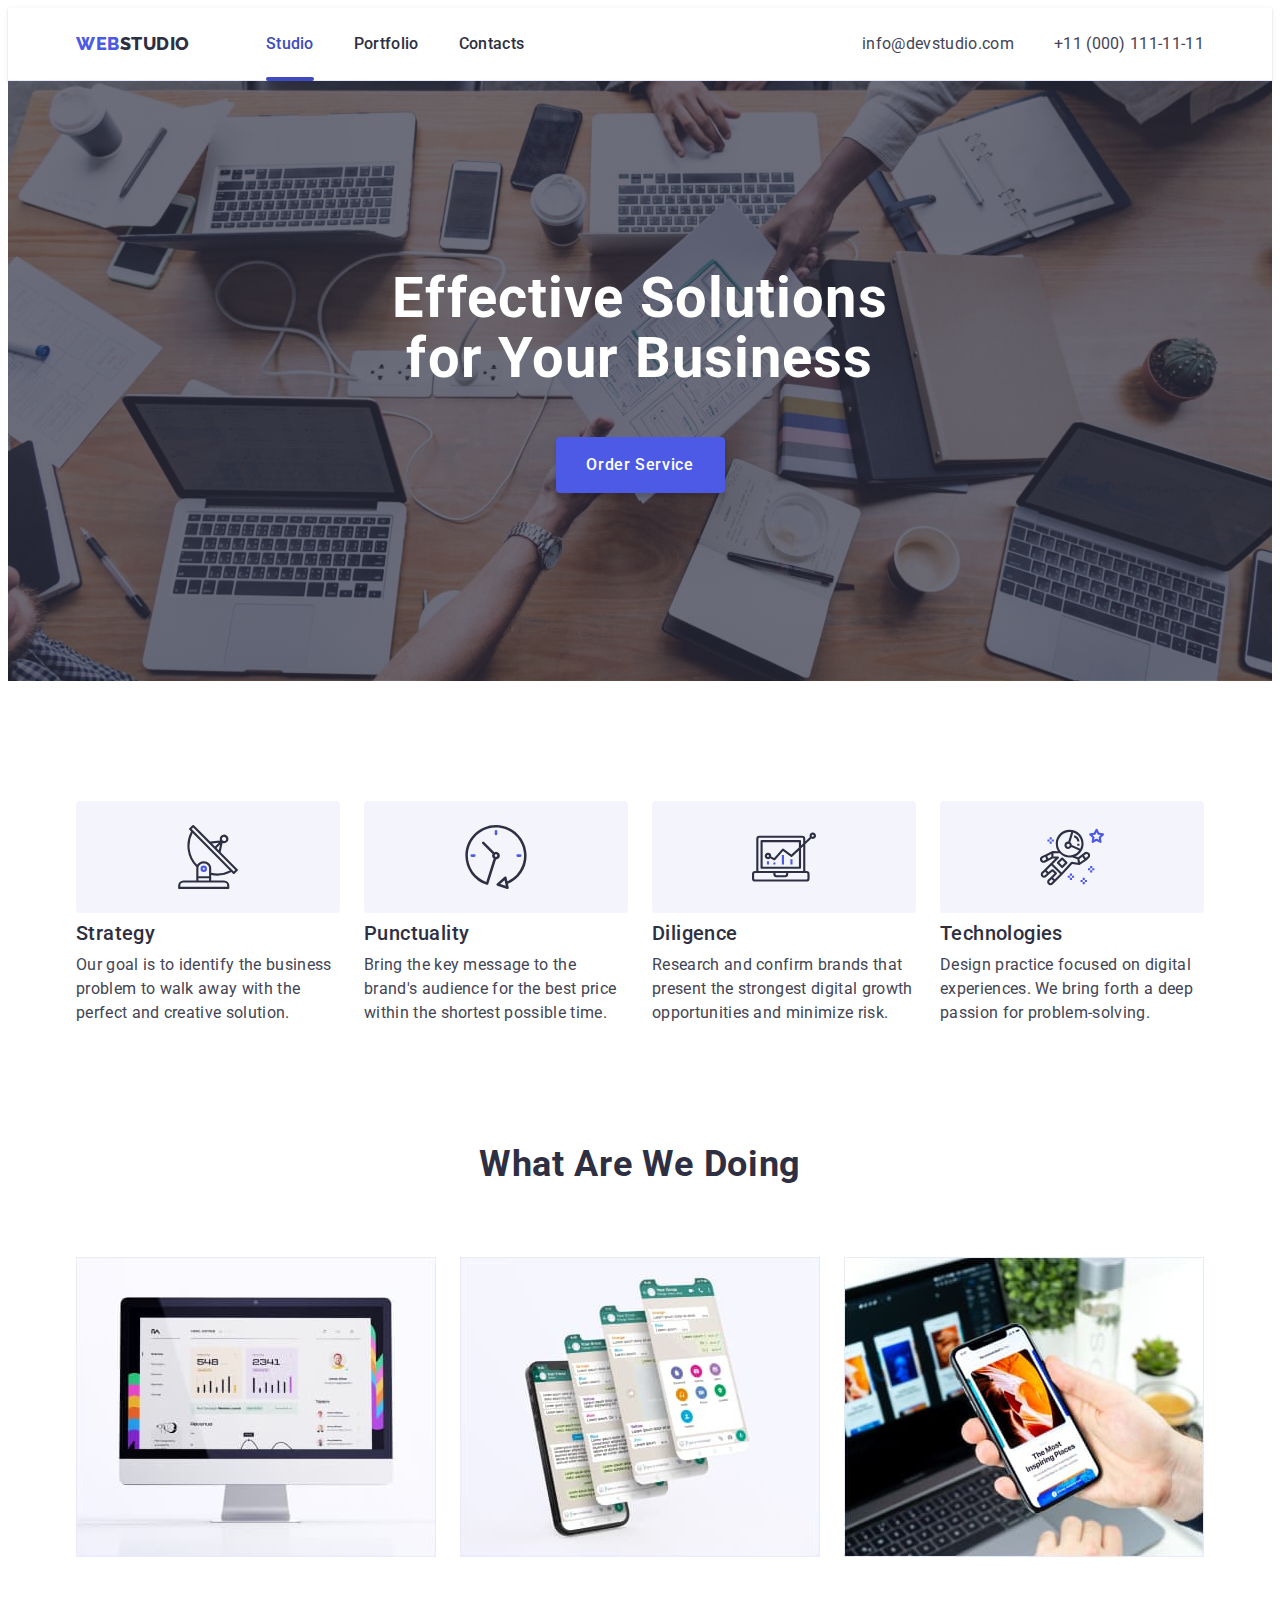
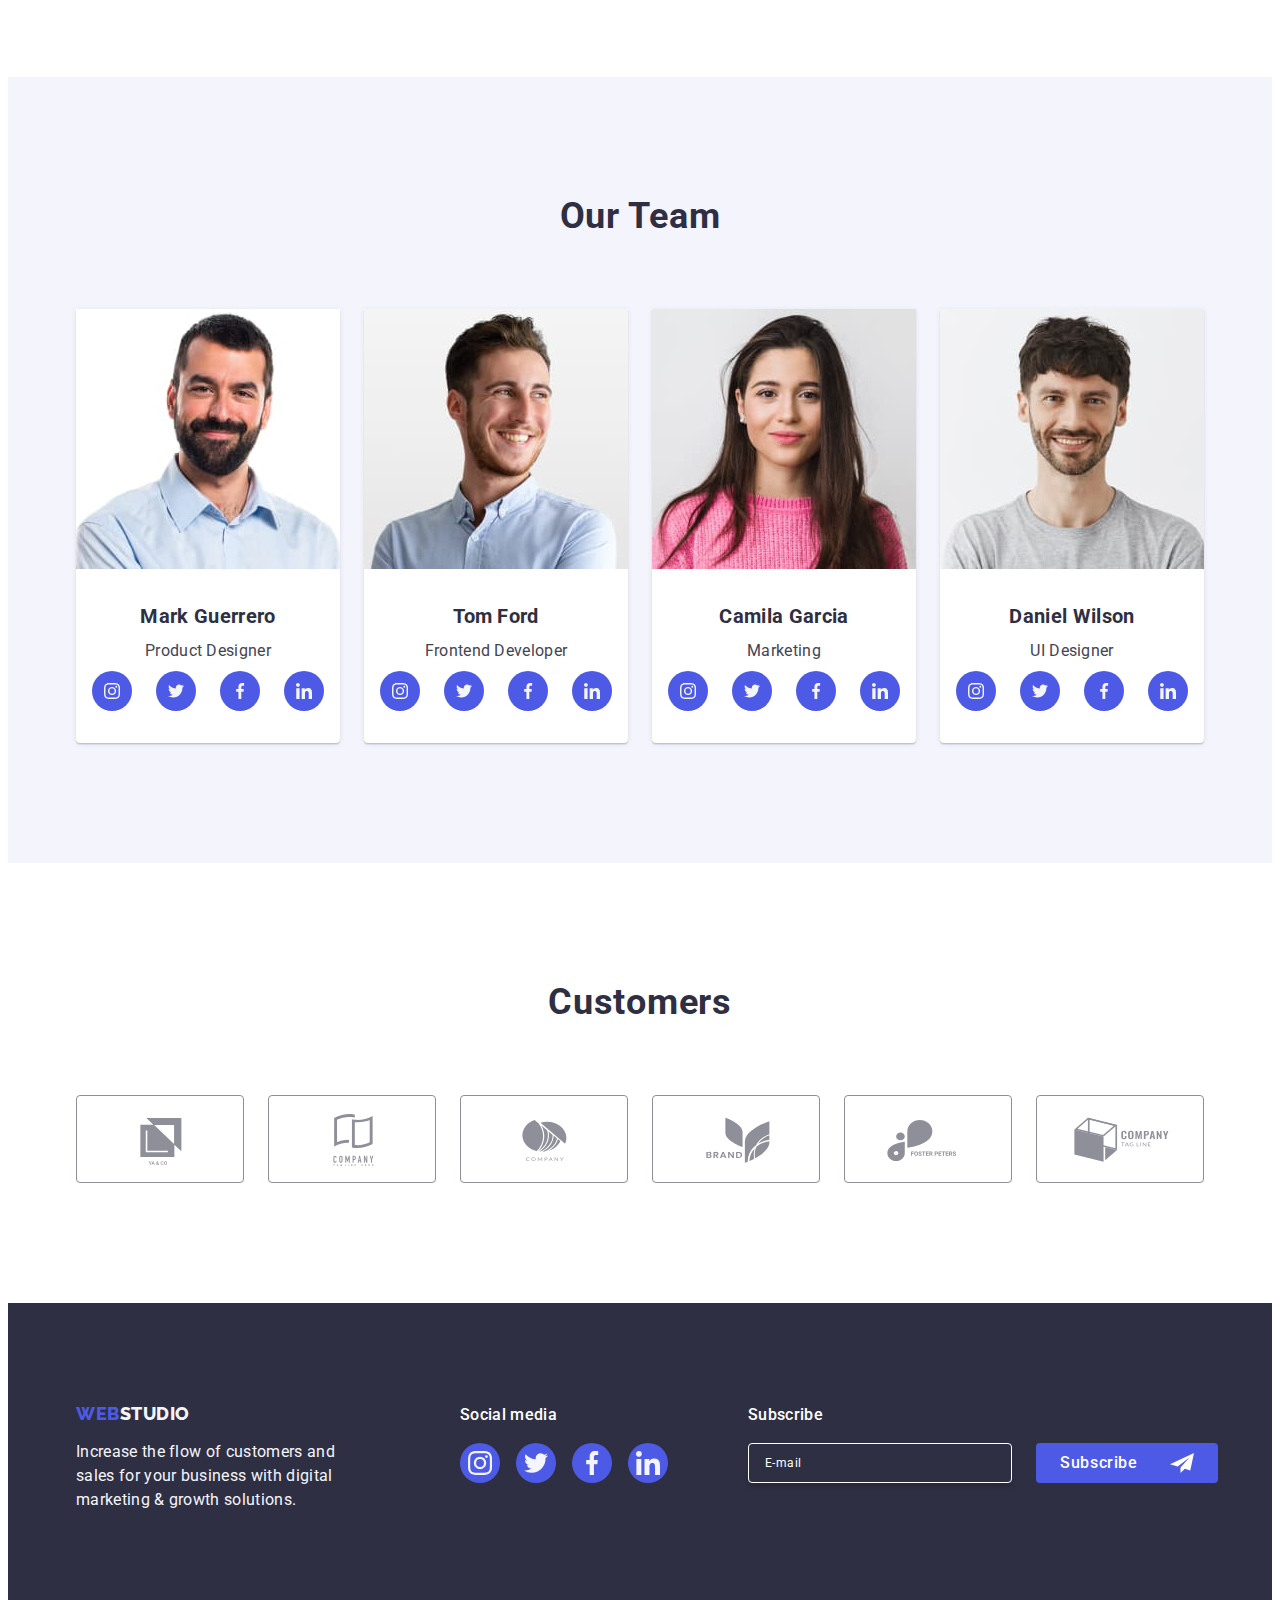
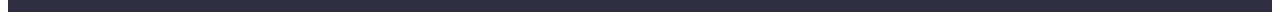
<file: index.html>
<!DOCTYPE html>
<html lang="en">
  <head>
    <meta charset="UTF-8" />
    <meta name="viewport" content="width=device-width, initial-scale=1.0" />
    <title>Web Studio</title>
    <link rel="shortcut icon" href="images/icons.svg" type="image/svg" />
    <link rel="preconnect" href="https://fonts.googleapis.com" />
    <link rel="preconnect" href="https://fonts.gstatic.com" crossorigin />
    <link
      href="https://fonts.googleapis.com/css2?family=Raleway:wght@800&family=Roboto:wght@400;500;700&display=swap"
      rel="stylesheet"
    />
    <link
      rel="stylesheet"
      href="https://cdnjs.cloudflare.com/ajax/libs/modern-normalize/2.0.0/modern-normalize.min.css"
      integrity="sha512-4xo8blKMVCiXpTaLzQSLSw3KFOVPWhm/TRtuPVc4WG6kUgjH6J03IBuG7JZPkcWMxJ5huwaBpOpnwYElP/m6wg=="
      crossorigin="anonymous"
      referrerpolicy="no-referrer"
    />
    <link rel="stylesheet" href="./css/styles.css" />
  </head>
  <body>
    <!-- NAVIGATION -->
    <header class="top-header">
      <div class="header-container container">
        <nav class="page-nav">
          <a class="logo link" href="./index.html">
            Web
            <span class="logo-studio">Studio</span>
          </a>

          <ul class="menu list">
            <li class="menu-item">
              <a href="./index.html" class="menu-link current link">Studio</a>
            </li>
            <li class="menu-item">
              <a href="./portfolio.html" class="menu-link link">Portfolio</a>
            </li>
            <li class="menu-item">
              <a href="" class="menu-link link">Contacts</a>
            </li>
          </ul>
        </nav>
        <address class="address">
          <ul class="address-item list">
            <li>
              <a class="address-link link" href="mailto:info@devstudio.com"
                >info@devstudio.com</a
              >
            </li>
            <li>
              <a class="address-link link" href="tel:+110001111111"
                >+11 (000) 111-11-11</a
              >
            </li>
          </ul>
        </address>
      </div>
    </header>
    <main>
      <!-- HERO -->
      <section class="hero">
        <div class="container">
          <h1 class="hero-titel">Effective Solutions for Your Business</h1>
          <button type="button" class="modal-btn" data-modal-open>
            Order Service
          </button>
        </div>
      </section>
      <!-- ABOUT -->
      <section class="about">
        <div class="container">
          <h2 class="visually-hidden">About company</h2>
          <ul class="about-list list">
            <li class="about-link">
              <div class="about-container">
                <svg class="customers-svg" width="64" height="64">
                  <use href="./images/icons.svg#icon-antenna"></use>
                </svg>
              </div>
              <h3 class="feature-title">Strategy</h3>
              <p class="feature-text">
                Our goal is to identify the business problem to walk away with
                the perfect and creative solution.
              </p>
            </li>
            <li class="about-link">
              <div class="about-container">
                <svg class="customers-svg" width="64" height="64">
                  <use href="./images/icons.svg#icon-clock"></use>
                </svg>
              </div>
              <h3 class="feature-title">Punctuality</h3>
              <p class="feature-text">
                Bring the key message to the brand's audience for the best price
                within the shortest possible time.
              </p>
            </li>
            <li class="about-link">
              <div class="about-container">
                <svg class="customers-svg" width="64" height="64">
                  <use href="./images/icons.svg#icon-diagram"></use>
                </svg>
              </div>
              <h3 class="feature-title">Diligence</h3>
              <p class="feature-text">
                Research and confirm brands that present the strongest digital
                growth opportunities and minimize risk.
              </p>
            </li>
            <li class="about-link">
              <div class="about-container">
                <svg class="customers-svg" width="64" height="64">
                  <use href="./images/icons.svg#icon-astronaut"></use>
                </svg>
              </div>
              <h3 class="feature-title">Technologies</h3>
              <p class="feature-text">
                Design practice focused on digital experiences. We bring forth a
                deep passion for problem-solving.
              </p>
            </li>
          </ul>
        </div>
      </section>
      <!-- ACTIVITIES -->
      <section class="activities">
        <div class="container">
          <h2 class="section-title">What are we doing</h2>
          <ul class="activities-list list">
            <li class="activities-item">
              <img
                src="./images/activities/desktop-applications.jpg"
                alt="Desktop
            applications"
                width="360"
                height="300"
              />
            </li>
            <li class="activities-item">
              <img
                src="./images/activities/mobile-applications.jpg"
                alt="Mobile
            applications"
                width="360"
                height="300"
              />
            </li>
            <li class="activities-item">
              <img
                src="./images/activities/design-solution.jpg"
                alt="Design solution"
                width="360"
                height="300"
              />
            </li>
          </ul>
        </div>
      </section>
      <!-- TEAM -->
      <section class="team">
        <div class="container">
          <h2 class="section-title">Our Team</h2>

          <ul class="team-list list">
            <li class="team-card">
              <img
                src="./images/employees/mark-guerrero.jpg"
                alt="photo Product
            Designer"
                width="264"
                height="260"
              />
              <div class="team-container">
                <h3 class="feature-title">Mark Guerrero</h3>
                <p class="feature-text">Product Designer</p>

                <ul class="team-icons-list list">
                  <li class="team-icons-item">
                    <a
                      class="team-icons-link link"
                      href=""
                      target="_blank"
                      rel="noopener noreferrer"
                      aria-label="Instagram"
                    >
                      <svg class="team-svg" width="16" height="16">
                        <use href="./images/icons.svg#icon-instagram"></use>
                      </svg>
                    </a>
                  </li>
                  <li class="team-icons-item">
                    <a
                      class="team-icons-link link"
                      href=""
                      target="_blank"
                      rel="noopener noreferrer"
                      aria-label="Twitter"
                    >
                      <svg class="team-svg" width="16" height="16">
                        <use href="./images/icons.svg#icon-twitter"></use>
                      </svg>
                    </a>
                  </li>
                  <li class="team-icons-item">
                    <a
                      class="team-icons-link link"
                      href=""
                      target="_blank"
                      rel="noopener noreferrer"
                      aria-label="Facebook"
                    >
                      <svg class="team-svg" width="16" height="16">
                        <use href="./images/icons.svg#icon-facebook"></use>
                      </svg>
                    </a>
                  </li>
                  <li class="team-icons-item">
                    <a
                      class="team-icons-link link"
                      href=""
                      target="_blank"
                      rel="noopener noreferrer"
                      aria-label="Linkedin"
                    >
                      <svg class="team-svg" width="16" height="16">
                        <use href="./images/icons.svg#icon-linkedin"></use>
                      </svg>
                    </a>
                  </li>
                </ul>
              </div>
            </li>
            <li class="team-card">
              <img
                src="./images/employees/tom-ford.jpg"
                alt="photo Frontend
            Developer"
                width="264"
                height="260"
              />
              <div class="team-container">
                <h3 class="feature-title">Tom Ford</h3>
                <p class="feature-text">Frontend Developer</p>

                <ul class="team-icons-list list">
                  <li class="team-icons-item">
                    <a
                      class="team-icons-link link"
                      href=""
                      target="_blank"
                      rel="noopener noreferrer"
                      aria-label="Instagram"
                    >
                      <svg class="team-svg" width="16" height="16">
                        <use href="./images/icons.svg#icon-instagram"></use>
                      </svg>
                    </a>
                  </li>
                  <li class="team-icons-item">
                    <a
                      class="team-icons-link link"
                      href=""
                      target="_blank"
                      rel="noopener noreferrer"
                      aria-label="Twitter"
                    >
                      <svg class="team-svg" width="16" height="16">
                        <use href="./images/icons.svg#icon-twitter"></use>
                      </svg>
                    </a>
                  </li>
                  <li class="team-icons-item">
                    <a
                      class="team-icons-link link"
                      href=""
                      target="_blank"
                      rel="noopener noreferrer"
                      aria-label="Facebook"
                    >
                      <svg class="team-svg" width="16" height="16">
                        <use href="./images/icons.svg#icon-facebook"></use>
                      </svg>
                    </a>
                  </li>
                  <li class="team-icons-item">
                    <a
                      class="team-icons-link link"
                      href=""
                      target="_blank"
                      rel="noopener noreferrer"
                      aria-label="Linkedin"
                    >
                      <svg class="team-svg" width="16" height="16">
                        <use href="./images/icons.svg#icon-linkedin"></use>
                      </svg>
                    </a>
                  </li>
                </ul>
              </div>
            </li>
            <li class="team-card">
              <img
                src="./images/employees/camila-garcia.jpg"
                alt="photo
            Marketing"
                width="264"
                height="260"
              />
              <div class="team-container">
                <h3 class="feature-title">Camila Garcia</h3>
                <p class="feature-text">Marketing</p>

                <ul class="team-icons-list list">
                  <li class="team-icons-item">
                    <a
                      class="team-icons-link link"
                      href=""
                      target="_blank"
                      rel="noopener noreferrer"
                      aria-label="Instagram"
                    >
                      <svg class="team-svg" width="16" height="16">
                        <use href="./images/icons.svg#icon-instagram"></use>
                      </svg>
                    </a>
                  </li>
                  <li class="team-icons-item">
                    <a
                      class="team-icons-link link"
                      href=""
                      target="_blank"
                      rel="noopener noreferrer"
                      aria-label="Twitter"
                    >
                      <svg class="team-svg" width="16" height="16">
                        <use href="./images/icons.svg#icon-twitter"></use>
                      </svg>
                    </a>
                  </li>
                  <li class="team-icons-item">
                    <a
                      class="team-icons-link link"
                      href=""
                      target="_blank"
                      rel="noopener noreferrer"
                      aria-label="Facebook"
                    >
                      <svg class="team-svg" width="16" height="16">
                        <use href="./images/icons.svg#icon-facebook"></use>
                      </svg>
                    </a>
                  </li>
                  <li class="team-icons-item">
                    <a
                      class="team-icons-link link"
                      href=""
                      target="_blank"
                      rel="noopener noreferrer"
                      aria-label="Linkedin"
                    >
                      <svg class="team-svg" width="16" height="16">
                        <use href="./images/icons.svg#icon-linkedin"></use>
                      </svg>
                    </a>
                  </li>
                </ul>
              </div>
            </li>
            <li class="team-card">
              <img
                src="./images/employees/daniel-wilson.jpg"
                alt="photo UI
            Designer"
                width="264"
                height="260"
              />
              <div class="team-container">
                <h3 class="feature-title">Daniel Wilson</h3>
                <p class="feature-text">UI Designer</p>

                <ul class="team-icons-list list">
                  <li class="team-icons-item">
                    <a
                      class="team-icons-link link"
                      href=""
                      target="_blank"
                      rel="noopener noreferrer"
                      aria-label="Instagram"
                    >
                      <svg class="team-svg" width="16" height="16">
                        <use href="./images/icons.svg#icon-instagram"></use>
                      </svg>
                    </a>
                  </li>
                  <li class="team-icons-item">
                    <a
                      class="team-icons-link link"
                      href=""
                      target="_blank"
                      rel="noopener noreferrer"
                      aria-label="Twitter"
                    >
                      <svg class="team-svg" width="16" height="16">
                        <use href="./images/icons.svg#icon-twitter"></use>
                      </svg>
                    </a>
                  </li>
                  <li class="team-icons-item">
                    <a
                      class="team-icons-link link"
                      href=""
                      target="_blank"
                      rel="noopener noreferrer"
                      aria-label="Facebook"
                    >
                      <svg class="team-svg" width="16" height="16">
                        <use href="./images/icons.svg#icon-facebook"></use>
                      </svg>
                    </a>
                  </li>
                  <li class="team-icons-item">
                    <a
                      class="team-icons-link link"
                      href=""
                      target="_blank"
                      rel="noopener noreferrer"
                      aria-label="Linkedin"
                    >
                      <svg class="team-svg" width="16" height="16">
                        <use href="./images/icons.svg#icon-linkedin"></use>
                      </svg>
                    </a>
                  </li>
                </ul>
              </div>
            </li>
          </ul>
        </div>
      </section>
      <!-- CUSTOMERS -->
      <section class="customers">
        <div class="container">
          <h2 class="section-title">Customers</h2>

          <ul class="customers-list list">
            <li class="customers-item">
              <a
                class="customers-icons-link link"
                href=""
                target="_blank"
                rel="noopener noreferrer"
                aria-label="Icon-client"
              >
                <svg class="customers-svg" width="104" height="56">
                  <use href="./images/icons.svg#icon-client"></use>
                </svg>
              </a>
            </li>
            <li class="customers-item">
              <a
                class="customers-icons-link link"
                href=""
                target="_blank"
                rel="noopener noreferrer"
                aria-label="Icon company tagline here"
              >
                <svg class="customers-svg" width="104" height="56">
                  <use
                    href="./images/icons.svg#icon-company-tagline-here"
                  ></use>
                </svg>
              </a>
            </li>
            <li class="customers-item">
              <a
                class="customers-icons-link link"
                href=""
                target="_blank"
                rel="noopener noreferrer"
                aria-label="Icon company"
              >
                <svg class="customers-svg" width="104" height="56">
                  <use href="./images/icons.svg#icon-company"></use>
                </svg>
              </a>
            </li>
            <li class="customers-item">
              <a
                class="customers-icons-link link"
                href=""
                target="_blank"
                rel="noopener noreferrer"
                aria-label="Icon brend"
              >
                <svg class="customers-svg" width="104" height="56">
                  <use href="./images/icons.svg#icon-brend"></use>
                </svg>
              </a>
            </li>
            <li class="customers-item">
              <a
                class="customers-icons-link link"
                href=""
                target="_blank"
                rel="noopener noreferrer"
                aria-label="Iicon-foster"
              >
                <svg class="customers-svg" width="104" height="56">
                  <use href="./images/icons.svg#icon-foster"></use>
                </svg>
              </a>
            </li>
            <li class="customers-item">
              <a
                class="customers-icons-link link"
                href=""
                target="_blank"
                rel="noopener noreferrer"
                aria-label="Icon company tagline"
              >
                <svg class="customers-svg" width="104" height="56">
                  <use href="./images/icons.svg#icon-company-tagline"></use>
                </svg>
              </a>
            </li>
          </ul>
        </div>
      </section>
    </main>
    <!-- FOOTER -->
    <footer class="footer">
      <div class="container footer-container">
        <div class="footer-container-logo">
          <a class="logo logo-footer link" href="./index.html">
            Web<span class="logo-studio-footer">Studio</span>
          </a>
          <p class="footer-text">
            Increase the flow of customers and sales for your business with
            digital marketing & growth solutions.
          </p>
        </div>
        <div class="footer-container-icons">
          <p class="footer-title-text">Social media</p>
          <ul class="footer-icons-list list">
            <li class="footer-icons-item">
              <a
                class="footer-icons-link link"
                href=""
                target="_blank"
                rel="noopener noreferrer"
                aria-label="Instagram"
              >
                <svg class="footer-svg" width="24" height="24">
                  <use href="./images/icons.svg#icon-instagram"></use>
                </svg>
              </a>
            </li>
            <li class="footer-icons-item">
              <a
                class="footer-icons-link link"
                href=""
                target="_blank"
                rel="noopener noreferrer"
                aria-label="Twitter"
              >
                <svg class="footer-svg" width="24" height="24">
                  <use href="./images/icons.svg#icon-twitter"></use>
                </svg>
              </a>
            </li>
            <li class="footer-icons-item">
              <a
                class="footer-icons-link link"
                href=""
                target="_blank"
                rel="noopener noreferrer"
                aria-label="Facebook"
              >
                <svg class="footer-svg" width="24" height="24">
                  <use href="./images/icons.svg#icon-facebook"></use>
                </svg>
              </a>
            </li>
            <li class="footer-icons-item">
              <a
                class="footer-icons-link link"
                href=""
                target="_blank"
                rel="noopener noreferrer"
                aria-label="Linkedin"
              >
                <svg class="footer-svg" width="24" height="24">
                  <use href="./images/icons.svg#icon-linkedin"></use>
                </svg>
              </a>
            </li>
          </ul>
        </div>
        <div class="sudscribe-container">
          <p class="footer-title-text">Subscribe</p>
          <form class="footer-form" name="subscribe-form">
            <label class="footer-lebel">
              <input
                class="footer-form-input"
                type="email"
                name="email"
                placeholder="E-mail"
            /></label>
            <button class="subscribe-btn" type="submit">
              Subscribe
              <svg class="footer-form-icon" width="24" height="24">
                <use href="./images/icons.svg#icon-frame"></use>
              </svg>
            </button>
          </form>
        </div>
      </div>
    </footer>
    <!--MODAL WINDOW -->
    <div class="backdrop is-hidden" data-modal>
      <div class="modal">
        <button
          class="backdrop-modal-btn"
          type="button"
          aria-label="Modal close button"
          data-modal-close
        >
          <svg class="modal-btn-close" width="8" height="8">
            <use href="./images/icons.svg#icon-close-black"></use>
          </svg>
        </button>

        <p class="modal-text">Leave your contacts and we will call you back</p>
        <form class="modal-form" name="reviews-form">
          <div class="form-container">
            <label class="form-label" for="user-name">Name</label>
            <div class="form-field">
              <input
                class="form-input"
                type="text"
                name="user-name"
                id="user-name"
              />
              <svg class="form-icon" width="18" height="24">
                <use href="./images/icons.svg#icon-person-black"></use>
              </svg>
            </div>
          </div>
          <div class="form-container">
            <label class="form-label" for="user-phone">Phone</label>
            <div class="form-field">
              <input
                class="form-input"
                type="tel"
                name="user-phone"
                id="user-phone"
              />
              <svg class="form-icon" width="18" height="24">
                <use href="./images/icons.svg#icon-phone-black"></use>
              </svg>
            </div>
          </div>
          <div class="form-container">
            <label class="form-label" for="user-email">Email</label>
            <div class="form-field">
              <input
                class="form-input"
                type="email"
                name="user-email"
                id="user-email"
              />
              <svg class="form-icon" width="18" height="24">
                <use href="./images/icons.svg#icon-email-black"></use>
              </svg>
            </div>
          </div>

          <div class="container-comment">
            <label class="form-label" for="user-comment">Comment</label>
            <textarea
              class="form-comment"
              name="user-comment"
              id="user-comment"
              rows="7"
              placeholder="Text input"
            ></textarea>
          </div>
          <div class="container-checkbox">
            <input
              class="checkbox visually-hidden"
              type="checkbox"
              name="user-privacy"
              id="user-privacy"
              value="true"
            />
            <label class="form-agreement" for="user-privacy">
              <span class="custom-checkbox">
                <svg class="custom-checkbox-icon" width="10" height="8">
                  <use href="./images/icons.svg#icon-vector-cleck"></use>
                </svg> </span
              >I accept the terms and conditions of the&nbsp;<a
                class="agreement-link"
                href=""
                >Privacy Policy</a
              >
            </label>
          </div>
          <button class="modal-btn" type="submit">Send</button>
        </form>
      </div>
    </div>
    <script src="./js/modal.js"></script>
  </body>
</html>
</file>
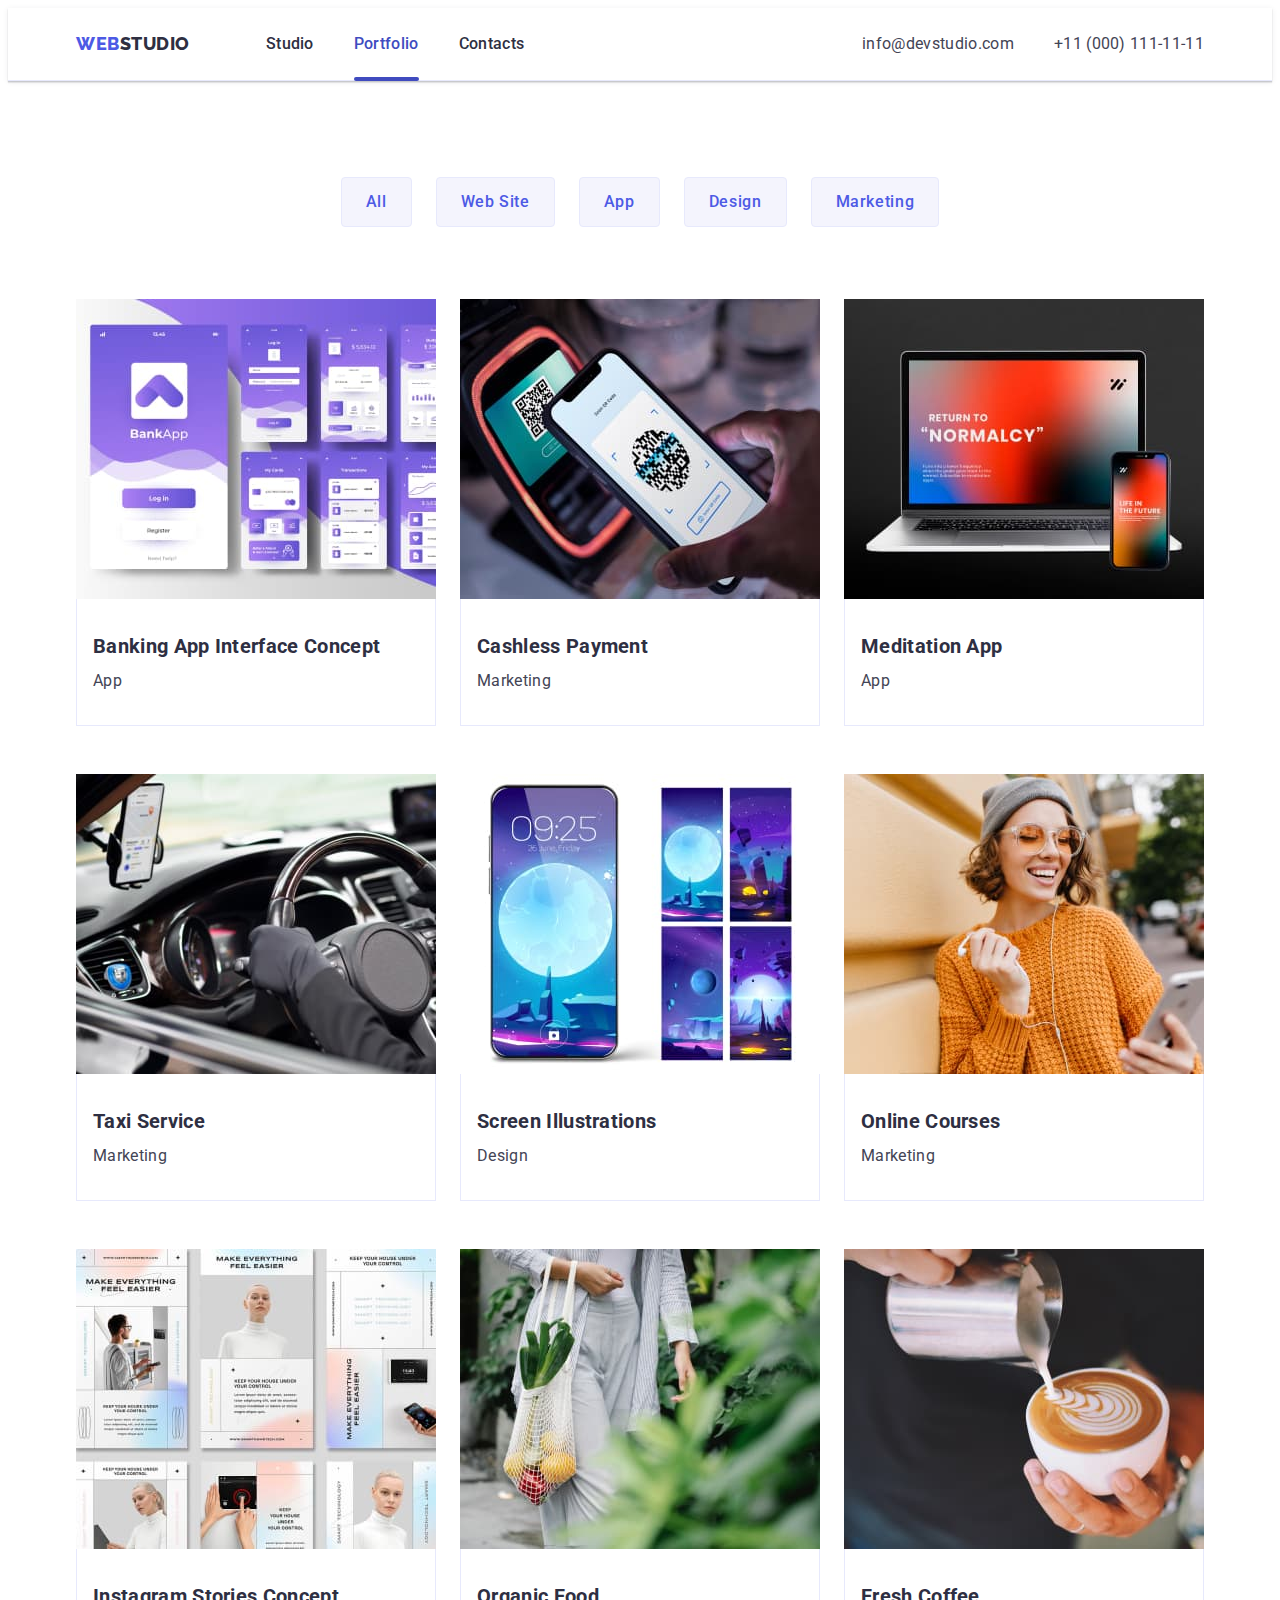
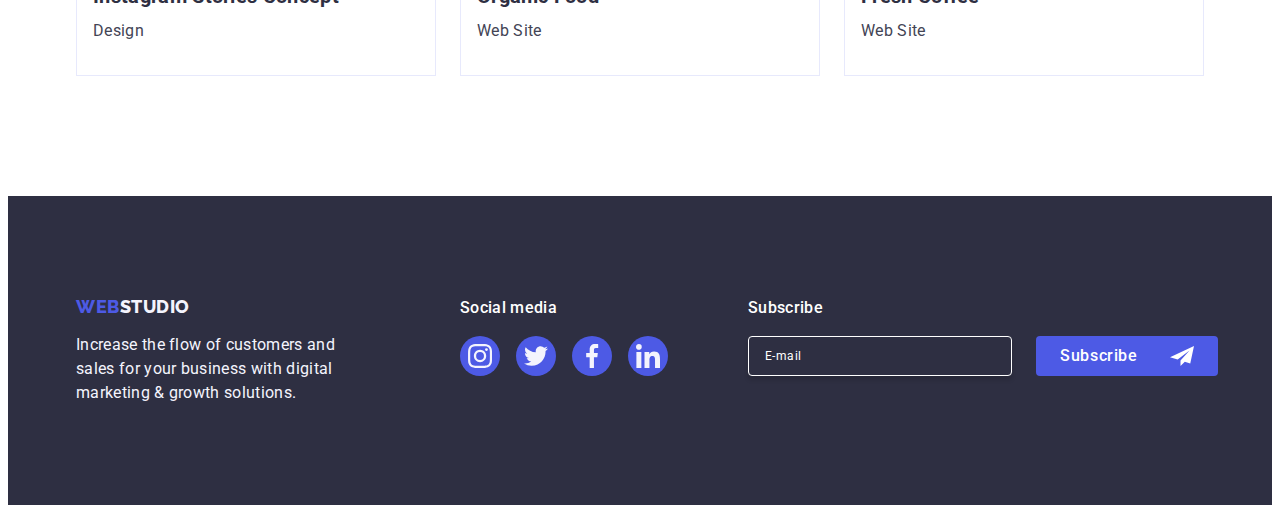
<file: portfolio.html>
<!DOCTYPE html>
<html lang="en">
  <head>
    <meta charset="UTF-8" />
    <meta name="viewport" content="width=device-width, initial-scale=1.0" />
    <title>Portfolio</title>
    <link rel="shortcut icon" href="images/icons.svg" type="image/svg" />
    <link rel="preconnect" href="https://fonts.googleapis.com" />
    <link rel="preconnect" href="https://fonts.gstatic.com" crossorigin />
    <link
      href="https://fonts.googleapis.com/css2?family=Raleway:wght@800&family=Roboto:wght@400;500;700&display=swap"
      rel="stylesheet"
    />
    <link
      rel="stylesheet"
      href="https://cdnjs.cloudflare.com/ajax/libs/modern-normalize/2.0.0/modern-normalize.min.css"
      integrity="sha512-4xo8blKMVCiXpTaLzQSLSw3KFOVPWhm/TRtuPVc4WG6kUgjH6J03IBuG7JZPkcWMxJ5huwaBpOpnwYElP/m6wg=="
      crossorigin="anonymous"
      referrerpolicy="no-referrer"
    />
    <link rel="stylesheet" href="./css/styles.css" />
  </head>
    <!-- HEADER -->
    <header class="top-header">
      <div class="header-container container">
        <nav class="page-nav">
          <a class="logo link" href="./index.html">
            Web
            <span class="logo-studio">Studio</span>
          </a>

          <ul class="menu list">
            <li class="menu-item">
              <a href="./index.html" class="menu-link link">Studio</a>
            </li>
            <li class="menu-item">
              <a href="./portfolio.html" class="menu-link current link">Portfolio</a>
            </li>
            <li class="menu-item">
              <a href="" class="menu-link link">Contacts</a>
            </li>
          </ul>
        </nav>
        <address class="address">
          <ul class="address-item list">
            <li>
              <a class="address-link link" href="mailto:info@devstudio.com"
                >info@devstudio.com</a
              >
            </li>
            <li>
              <a class="address-link link" href="tel:+110001111111"
                >+11 (000) 111-11-11</a
              >
            </li>
          </ul>
        </address>
      </div>
    </header>
    <main>
      <!-- FILTER -->
      <section class="filter">
        <div class="container">
          <h1 class="visually-hidden">Filter</h1>

          <ul class="button-list list">
            <li class="button-item">
              <button type="button" class="filter-btn">All</button>
            </li>
            <li class="button-item">
              <button type="button" class="filter-btn">Web Site</button>
            </li>
            <li class="button-item">
              <button type="button" class="filter-btn">App</button>
            </li>
            <li class="button-item">
              <button type="button" class="filter-btn">Design</button>
            </li>
            <li class="button-item">
              <button type="button" class="filter-btn">Marketing</button>
            </li>
          </ul>
          <ul class="filter-list list">
            <li class="filter-item">
              <a class="filter-link link" href="">
                <div class="overlay-container">
                <img
                  src="./images/portfolio/banking-app.jpg"
                  alt="Banking App Interface Concept"
                  width="360"
                  height="300"
                />
                <p class="overlay-text">14 Stylish and User-Friendly App Design Concepts · Task Manager App · Calorie Tracker App · Exotic Fruit Ecommerce App · Cloud Storage App</p>
                </div>
                <div class="container-filter">
                  <h2 class="feature-title">Banking App Interface Concept</h2>
                  <p class="feature-text">App</p>
                </div>
              </a>
            </li>
            <li class="filter-item">
              <a class="filter-link link" href="">
                 <div class="overlay-container">
                <img
                  src="./images/portfolio/cashless-payment.jpg"
                  alt="Cashless Payment"
                  width="360"
                  height="300"
                />
                   <p class="overlay-text">14 Stylish and User-Friendly App Design Concepts · Task Manager App · Calorie Tracker App · Exotic Fruit Ecommerce App · Cloud Storage App</p>
                </div>
                <div class="container-filter">
                  <h2 class="feature-title">Cashless Payment</h2>
                  <p class="feature-text">Marketing</p>
                </div>
              </a>
            </li>
            <li class="filter-item">
              <a class="filter-link link" href="">
                 <div class="overlay-container">
                <img
                  src="./images/portfolio/meditaion-app.jpg"
                  alt="Meditation App"
                  width="360"
                  height="300"
                />
                   <p class="overlay-text">14 Stylish and User-Friendly App Design Concepts · Task Manager App · Calorie Tracker App · Exotic Fruit Ecommerce App · Cloud Storage App</p>
                </div>
                <div class="container-filter">
                  <h2 class="feature-title">Meditation App</h2>
                  <p class="feature-text">App</p>
                </div>
              </a>
            </li>
            <li class="filter-item">
              <a class="filter-link link" href="">
                 <div class="overlay-container">
                <img
                  src="./images/portfolio/taxi-service.jpg"
                  alt="Taxi Service"
                  width="360"
                  height="300"
                />
                   <p class="overlay-text">14 Stylish and User-Friendly App Design Concepts · Task Manager App · Calorie Tracker App · Exotic Fruit Ecommerce App · Cloud Storage App</p>
                </div>
                <div class="container-filter">
                  <h2 class="feature-title">Taxi Service</h2>
                  <p class="feature-text">Marketing</p>
                </div>
              </a>
            </li>
            <li class="filter-item">
              <a class="filter-link link" href="">
                 <div class="overlay-container">
                <img
                  src="./images/portfolio/screen-illustrations.jpg"
                  alt="Screen Illustrations"
                  width="360"
                  height="300"
                />
                   <p class="overlay-text">14 Stylish and User-Friendly App Design Concepts · Task Manager App · Calorie Tracker App · Exotic Fruit Ecommerce App · Cloud Storage App</p>
                </div>
                <div class="container-filter">
                  <h2 class="feature-title">Screen Illustrations</h2>
                  <p class="feature-text">Design</p>
                </div>
              </a>
            </li>
            <li class="filter-item">
              <a class="filter-link link" href="">
                 <div class="overlay-container">
                <img
                  src="./images/portfolio/online-courses.jpg"
                  alt="Online Courses"
                  width="360"
                  height="300"
                />
                   <p class="overlay-text">14 Stylish and User-Friendly App Design Concepts · Task Manager App · Calorie Tracker App · Exotic Fruit Ecommerce App · Cloud Storage App</p>
                </div>
                <div class="container-filter">
                  <h2 class="feature-title">Online Courses</h2>
                  <p class="feature-text">Marketing</p>
                </div>
              </a>
            </li>
            <li class="filter-item">
              <a class="filter-link link" href="">
                 <div class="overlay-container">
                <img
                  src="./images/portfolio/instagram-stories.jpg"
                  alt="Instagram Stories Concept"
                  width="360"
                  height="300"
                />
                   <p class="overlay-text">14 Stylish and User-Friendly App Design Concepts · Task Manager App · Calorie Tracker App · Exotic Fruit Ecommerce App · Cloud Storage App</p>
                </div>
                <div class="container-filter">
                  <h2 class="feature-title">Instagram Stories Concept</h2>
                  <p class="feature-text">Design</p>
                </div>
              </a>
            </li>
            <li class="filter-item">
              <a class="filter-link link" href="">
                 <div class="overlay-container">
                <img
                  src="./images/portfolio/organic-food.jpg"
                  alt="Organic Food"
                  width="360"
                  height="300"
                />
                   <p class="overlay-text">14 Stylish and User-Friendly App Design Concepts · Task Manager App · Calorie Tracker App · Exotic Fruit Ecommerce App · Cloud Storage App</p>
                </div>
                <div class="container-filter">
                  <h2 class="feature-title">Organic Food</h2>
                  <p class="feature-text">Web Site</p>
                </div>
              </a>
            </li>
            <li class="filter-item">
              <a class="filter-link link" href="">
                 <div class="overlay-container">
                <img
                  src="./images/portfolio/fresh-coffee.jpg"
                  alt="Fresh Coffee"
                  width="360"
                  height="300"
                />
                   <p class="overlay-text">14 Stylish and User-Friendly App Design Concepts · Task Manager App · Calorie Tracker App · Exotic Fruit Ecommerce App · Cloud Storage App</p>
                </div>
                <div class="container-filter">
                  <h2 class="feature-title">Fresh Coffee</h2>
                  <p class="feature-text">Web Site</p>
                </div>
              </a>
            </li>
          </ul>
        </div>
      </section>
    </main>
    <!-- FOOTER -->
    <footer class="footer">
      <div class="container footer-container">
        <div class="footer-container-logo">
          <a class="logo logo-footer link" href="./index.html">
            Web<span class="logo-studio-footer">Studio</span>
          </a>
          <p class="footer-text">
            Increase the flow of customers and sales for your business with
            digital marketing & growth solutions.
          </p>
        </div>
        <div class="footer-container-icons">
          <p class="footer-title-text">Social media</p>
          <ul class="footer-icons-list list">
            <li class="footer-icons-item">
              <a
                class="footer-icons-link link"
                href=""
                target="_blank"
                rel="noopener noreferrer"
                aria-label="Instagram"
              >
                <svg class="footer-svg" width="24" height="24">
                  <use href="./images/icons.svg#icon-instagram"></use>
                </svg>
              </a>
            </li>
            <li class="footer-icons-item">
              <a
                class="footer-icons-link link"
                href=""
                target="_blank"
                rel="noopener noreferrer"
                aria-label="Twitter"
              >
                <svg class="footer-svg" width="24" height="24">
                  <use href="./images/icons.svg#icon-twitter"></use>
                </svg>
              </a>
            </li>
            <li class="footer-icons-item">
              <a
                class="footer-icons-link link"
                href=""
                target="_blank"
                rel="noopener noreferrer"
                aria-label="Facebook"
              >
                <svg class="footer-svg" width="24" height="24">
                  <use href="./images/icons.svg#icon-facebook"></use>
                </svg>
              </a>
            </li>
            <li class="footer-icons-item">
              <a
                class="footer-icons-link link"
                href=""
                target="_blank"
                rel="noopener noreferrer"
                aria-label="Linkedin"
              >
                <svg class="footer-svg" width="24" height="24">
                  <use href="./images/icons.svg#icon-linkedin"></use>
                </svg>
              </a>
            </li>
          </ul>
        </div>
        <div class="sudscribe-container">
          <p class="footer-title-text">Subscribe</p>
          <form class="footer-form" name="subscribe-form">
            <label class="footer-lebel">
              <input
                class="footer-form-input"
                type="email"
                name="email"
                placeholder="E-mail"
            /></label>
            <button class="subscribe-btn" type="submit">
              Subscribe
              <svg class="footer-form-icon" width="24" height="24">
                <use href="./images/icons.svg#icon-frame"></use>
              </svg>
            </button>
          </form>
        </div>
      </div>
    </footer>
  </body>
</html>
</file>
<file: css/styles.css>
/* ==============ROOT============= */
:root {
  --primary-font: "Roboto", sans-serif;
  --logo-font: "Raleway", sans-serif;

  --primary-theme: #fff;
  --navy-titel-color: #2e2f42;
  --main-text-color: #434455;
  --brand-color: #4d5ae5;
  --accent-color: #404bbf;
  --section-theme: #f4f4fd;
  --frame-color: #e7e9fc;
  --LIGHT-SLATE: #8E8F99;
  --GREEN: #31D0AA;
  --DAIRY: #FCFCFC;
  --NAVY-BLUE-modal: #2E2F4266;
  --color-transition: color 250ms cubic-bezier(0.4, 0, 0.2, 1);
  --bgr-color-transition: background-color 250ms cubic-bezier(0.4, 0, 0.2, 1);
  --border-transition: border-color 250ms cubic-bezier(0.4, 0, 0.2, 1);
  --box-shadow-transition: box-shadow 250ms cubic-bezier(0.4, 0, 0.2, 1);

}

/* =============/ROOT============= */

/* ==========NORMOLIZE============ */
img {
  display: block;
  max-width: 100%;
  object-fit: cover;
}

.list {
  list-style: none;
  margin: 0;
  padding: 0;
}

.link {
  text-decoration: none;
}

*,
*::before,
*::after {
  box-sizing: border-box;
}

h1,
h2,
h3,
h4,
h5,
h6,
p {
  margin: 0;
}

main {
  flex-grow: 1;
}

input {
  font-family: inherit;
}

/* ==========/NORMOLIZE============ */

/* =============BASIC============== */
body {
  background-color: var(--primary-theme);
  color: var(--main-text-color);

  font-family: var(--primary-font);
  font-style: normal;
  letter-spacing: 0.32px;
  line-height: 1.5;
}

.container {
  width: 1158px;
  margin: 0 auto;
  padding: 0 15px;
}

button {
  font-family: inherit;
  line-height: inherit;
  cursor: pointer;
}

.section-title {
  color: var(--navy-titel-color);
  font-size: 36px;
  font-weight: 700;
  line-height: 1.11;
  letter-spacing: 0.72px;
  text-transform: capitalize;
  text-align: center;
}

.feature-title {
  color: var(--navy-titel-color);

  font-size: 20px;
  margin-bottom: 8px;
}

.feature-text {
  color: var(--main-text-color);

  font-size: 16px;
}

.activities .section-title,
.team .section-title,
.customers .section-title {
  margin-bottom: 72px;
}

/* ============/BASIC============== */

/* =============LOGO=============== */
.logo {
  color: var(--brand-color);

  font-family: var(--logo-font);
  font-size: 18px;
  font-weight: 800;
  line-height: 1.17;
  letter-spacing: 0.54px;
  text-transform: uppercase;
  display: inline-flex;
  margin-right: 76px;
}

.logo-studio {
  color: var(--navy-titel-color);
}

/* ============/LOGO============== */

/* ==========NAVIGATION=========== */
.page-nav {
  display: flex;
  justify-content: space-between;
  align-items: center;
}

.menu {
  display: flex;
  align-items: flex-start;
  gap: 40px;
}

.menu-link {
  color: var(--navy-titel-color);
  font-size: 16px;
  font-weight: 500;
  line-height: 1.5;
  display: block;
  padding-top: 24px;
  padding-bottom: 24px;
  transition: var(--color-transition);
}

.menu-link:hover,
.menu-link:focus {
  color: var(--accent-color);
}

.current {
  position: relative;
  color: var(--accent-color);
}

.current::after {
  content: "";
  position: absolute;
  left: 0;
  bottom: -1px;
  width: 100%;
  height: 4px;
  border-radius: 2px;
  background-color: var(--accent-color);
}

.address {
  font-style: normal;
  font-size: 16px;
}

.address-item {
  display: flex;
  text-align: center;
  gap: 40px;
}

.address-link {
  color: var(--main-text-color);
  transition: var(--color-transition);
}

.address-link:hover,
.address-link:focus {
  color: var(--accent-color);
}

/* ==========/NAVIGATION=========== */

/* ==============HERO=============== */
.header-container {
  display: flex;
  justify-content: space-between;
  align-items: center;
}

.hero {
  background-color: var(--navy-titel-color);
  background-image: linear-gradient(rgba(46, 47, 66, 0.7),
      rgba(46, 47, 66, 0.7)),
    url(../images/hero/hero-bg.jpg);

  background-repeat: no-repeat;
  background-position: center;
  background-size: cover;
  padding: 188px 0 188px;
  max-width: 1440px;
  margin: 0 auto;
}

.top-header {
  border-bottom: 1px solid var(--frame-color);
  box-shadow: 0px 1px 6px 0px rgba(46, 47, 66, 0.08), 0px 1px 1px 0px rgba(46, 47, 66, 0.16), 0px 2px 1px 0px rgba(46, 47, 66, 0.08);
}

.hero-titel {
  font-size: 56px;
  font-weight: 700;
  line-height: 1.07;
  letter-spacing: 0.02em;
  text-align: center;

  max-width: 496px;
  margin-left: auto;
  margin-right: auto;
  margin-bottom: 48px;

  color: var(--primary-theme);
}

.modal-btn {
  display: block;
  min-width: 169px;
  height: 56px;

  font-size: 16px;
  font-weight: 500;
  letter-spacing: 0.04em;
  cursor: pointer padding: 16px 32px;
  margin: 0 auto;
  border-radius: 4px;
  border: none;
  box-shadow: 0px 4px 4px 0px rgba(0, 0, 0, 0.15);

  color: var(--primary-theme);
  background-color: var(--brand-color);

  transition: var(--bgr-color-transition);
}

.modal-btn:hover,
.modal-btn:focus {
  background-color: var(--accent-color);
}

/* =============/HERO=============== */

/* =============ABOUT=============== */
.visually-hidden {
  position: absolute;
  width: 1px;
  height: 1px;
  margin: -1px;
  border: 0;
  padding: 0;
  white-space: nowrap;
  clip-path: inset(100%);
  clip: rect(0 0 0 0);
  overflow: hidden;
}

.about {
  padding-top: 120px;
  padding-bottom: 120px;
}

.about-container {
  display: flex;
  align-items: center;
  justify-content: center;
  width: 264px;
  height: 112px;
  border-radius: 4px;
  background-color: var(--section-theme);
  margin-bottom: 8px;
}


.about-list {
  display: flex;
  gap: 24px;
}

.about-link {
  width: calc((100% - 72px) / 4);
}

.about .feature-title {
  color: var(--navy-titel-color);

  font-size: 20px;
  font-weight: 500;
  line-height: 1.2;
  letter-spacing: 0.4px;
  margin-bottom: 8px;
}

.about .feature-text {
  padding-bottom: 0;
}

/* ==============/ABOUT============== */

/* ===========ACTIVITIES============= */
.activities {
  padding-bottom: 120px;
}

.activities-list {
  display: flex;
  justify-content: space-between;
  text-align: center;
  gap: 24px;
}

/* ==========/ACTIVITIES============= */

/* ==============TEAM================ */
.team {
  background-color: var(--section-theme);
  padding-top: 120px;
  padding-bottom: 120px;
}

.team-card {
  background-color: var(--primary-theme);
  border-radius: 0px 0px 4px 4px;
  box-shadow: 0px 2px 1px 0px rgba(46, 47, 66, 0.08),
    0px 1px 1px 0px rgba(46, 47, 66, 0.16),
    0px 1px 6px 0px rgba(46, 47, 66, 0.08);
  width: calc((100% - 72px) / 3);
}

.team-list {
  display: flex;
  gap: 24px;
  text-align: center;
}

.team-container {
  padding-top: 32px;
  padding-bottom: 32px;
}

.team-icons-list {
  display: flex;
  gap: 24px;
  justify-content: center;
  align-items: center;
  margin-top: 8px;
}

.team-icons-item {
  width: 40px;
  height: 40px;
}

.team-icons-link {
  background-color: var(--brand-color);

  display: flex;
  justify-content: center;
  align-items: center;
  border-radius: 50%;
  width: 100%;
  height: 100%;
  transition: var(--bgr-color-transition);
}

.team-icons-link:hover,
.team-icons-link:focus {
  background-color: var(--accent-color);
}

.team-svg {
  fill: var(--section-theme);
}

/* =============/TEAM================ */

/* ===========CUSTOMERS============== */
.customers {
  padding-top: 120px;
  padding-bottom: 120px;
}

.customers-list {
  display: flex;
  text-align: center;
  gap: 24px;
}

.customers-item {
  width: calc((100% - 24px * 5) / 6);
  height: 88px;
}

.customers-icons-link {
  color: var(--LIGHT-SLATE);
  display: flex;
  justify-content: center;
  align-items: center;
  width: 100%;
  height: 100%;
  border-radius: 4px;
  border: 1px solid var(--LIGHT-SLATE);
  transition: var(--color-transition), var(--border-transition);
}

.customers-icons-link:hover,
.customers-icons-link:focus {
  color: var(--accent-color);
  border: 1px solid var(--accent-color);
}

.customers-svg {
  fill: currentColor;
}

/* ==========/CUSTOMERS============== */

/* ==============FILTER============== */
.filter {
  padding-top: 96px;
  padding-bottom: 120px;
}

.button-list {
  display: flex;
  justify-content: center;
  gap: 24px;
  margin-bottom: 72px;
}

.filter-btn {
  color: var(--brand-color);
  background-color: var(--section-theme);

  font-size: 16px;
  font-weight: 500;
  letter-spacing: 0.64px;
  cursor: pointer;
  border-radius: 4px;
  padding: 12px 24px;
  display: block;
  text-align: center;
  margin: 0 auto;
  border: 1px solid var(--frame-color);
  transition: var(--color-transition), var(--bgr-color-transition), var(--border-transition), var(--box-shadow-transition);
}

.filter-btn:hover,
.filter-btn:focus {
  color: var(--primary-theme);
  background-color: var(--accent-color);

  border: 1px solid transparent;
  box-shadow: 0px 3px 1px rgba(0, 0, 0, 0.1),
    0px 2px 1px rgba(0, 0, 0, 0.08), 0px 2px 2px rgba(0, 0, 0, 0.12);
}

.filter-list {
  display: flex;
  flex-wrap: wrap;
  gap: 48px 24px;
}

.container-filter {
  padding: 32px 16px;
  border-right: 1px solid var(--frame-color);
  border-left: 1px solid var(--frame-color);
  border-bottom: 1px solid var(--frame-color);
}

.filter-item {
  width: calc((100% - 48px) / 3);
}

.filter-link {
  display: block;

  transition: var(--box-shadow-transition);
}

.filter-link:hover,
.filter-link:focus {
  box-shadow: 0px 1px 6px rgba(46, 47, 66, 0.08), 0px 1px 1px rgba(46, 47, 66, 0.16), 0px 2px 1px rgba(46, 47, 66, 0.08);
}

.overlay-container {
  position: relative;
  overflow: hidden;
}

.overlay-text {
  color: var(--section-theme);
  background-color: var(--brand-color);

  font-size: 16px;
  width: 360px;
  height: 300px;
  position: absolute;
  top: 0;
  left: 0;
  padding: 40px 32px;

  transform: translateY(100%);
  transition: transform 250ms cubic-bezier(0.4, 0, 0.2, 1);
}

.filter-link:hover .overlay-text,
.filter-link:focus .overlay-text {
  transform: translateY(0);
}

/* =============/FILTER============== */

/* =============FOOTER=============== */
.footer {
  background-color: var(--navy-titel-color);

  padding: 100px 0 100px;
}

.footer-container {
  display: flex;
  align-items: baseline;
  margin: 0 auto;
}

.footer-container-logo {
  margin-right: 120px;
}

.logo-footer {
  display: inline-block;
  margin-right: 0;
  margin-bottom: 16px;
}

.logo-studio-footer {
  color: var(--section-theme);
}

.footer-title {
  color: var(--primary-theme);
  font-size: 16px;
  font-weight: 500;
  line-height: 1.5;
  letter-spacing: 0.02em;
}

.footer-text {
  color: var(--section-theme);

  font-size: 16px;
  width: 264px;
}

.footer-container-icons {
  margin-right: 80px;
}

.footer-icons-list {
  display: flex;
  gap: 16px;
  text-align: center;
}

.footer-title-text {
  color: var(--primary-theme);

  font-weight: 500;
  line-height: 1.5;
  letter-spacing: 0.02em;
  margin-bottom: 16px;
}

.footer-icons-item {
  width: 40px;
  height: 40px;
}

.footer-icons-link {
  background-color: var(--brand-color);

  display: flex;
  justify-content: center;
  align-items: center;
  border-radius: 50%;
  width: 100%;
  height: 100%;

  transition: var(--bgr-color-transition);
}

.footer-icons-link:hover,
.footer-icons-link:focus {
  background-color: var(--GREEN);
}

.footer-svg {
  fill: var(--section-theme);
}

.footer-form {
  display: flex;
  gap: 24px;
}

.footer-form-input {
  position: relative;
  width: 264px;
  height: 40px;
  padding: 8px 16px;

  font-size: 12px;
  line-height: 1.5;
  letter-spacing: 0.04em;

  color: var(--primary-theme);
  background-color: transparent;

  border-radius: 4px;
  border: 1px solid var(--primary-theme);
  box-shadow: 0px 4px 4px 0px rgba(0, 0, 0, 0.15);
  outline: transparent;
}

.footer-form-input::placeholder {
  color: var(--primary-theme);
}

.subscribe-btn {
  display: inline-flex;
  align-items: center;
  justify-content: center;
  min-width: 165px;
  padding: 8px 24px;
  gap: 16px;

  font-size: 16px;
  font-weight: 500;
  line-height: 1.5;
  letter-spacing: 0.04em;

  color: var(--primary-theme);
  background-color: var(--brand-color);
  border-radius: 4px;
  border: none;

  transition: var(--bgr-color-transition);
}

.footer-form-icon {
  fill: currentColor;
  margin-left: 16px;
}

.subscribe-btn:hover,
.subscribe-btn:focus {
  background-color: var(--accent-color);
}

/* ============/FOOTER=============== */

/* ===========MODAL WINDOW=========== */
.backdrop {
  position: fixed;
  top: 0;
  left: 0;

  width: 100%;
  height: 100%;

  background-color: var(--NAVY-BLUE-modal, rgba(46, 47, 66, 0.40));

  transition: opacity 250ms linear, visibility 250ms linear;
}

.backdrop.is-hidden {
  opacity: 0;
  pointer-events: none;
  visibility: hidden;

  transition: opacity 250ms cubic-bezier(0.4, 0, 0.2, 1),
    visibility 250ms cubic-bezier(0.4, 0, 0.2, 1);
}

.backdrop.is-hidden .modal {
  opacity: 0;
  transform: translate(-50%, -50%) scale(0.4);
  transition-delay: 0ms;
}

.modal {
  position: absolute;
  top: 50%;
  left: 50%;
  transform: translate(-50%, -50%) scale(1);

  width: 408px;
  min-height: 584px;
  padding: 72px 24px 24px 24px;

  background-color: var(--DAIRY);
  border-radius: 4px;
  box-shadow: 0px 2px 1px 0px rgba(0, 0, 0, 0.20), 0px 1px 3px 0px rgba(0, 0, 0, 0.12), 0px 1px 1px 0px rgba(0, 0, 0, 0.14);

  transition: transform 250ms cubic-bezier(0.4, 0, 0.2, 1);
}

.backdrop-modal-btn {
  position: absolute;
  top: 24px;
  right: 24px;

  display: flex;
  align-items: center;
  justify-content: center;
  width: 24px;
  height: 24px;
  padding: 0;

  color: var(--navy-titel-color);
  background-color: var(--frame-color);
  border: 1px solid rgba(0, 0, 0, 0.10);
  border-radius: 50%;

  transition: var(--bgr-color-transition), border 250ms cubic-bezier(0.4, 0, 0.2, 1);
}

.backdrop-modal-btn:hover,
.backdrop-modal-btn:focus {
  color: var(--primary-theme);
  background-color: var(--accent-color);

  border: none;
}

.modal-btn-close {
  fill: currentColor;
  transition: fill 250ms cubic-bezier(0.4, 0, 0.2, 1);
}

.modal-text {
  display: block;
  text-align: center;
  font-size: 16px;
  font-weight: 500;
  line-height: 1.5;
  letter-spacing: 0.02em;
  margin-bottom: 16px;

  color: var(--navy-titel-color);
}

.form-container {
  margin-bottom: 8px;
}

.form-label {
  display: block;
  margin-bottom: 4px;

  font-size: 12px;
  line-height: 1.17;
  letter-spacing: 0.04em;

  color: var(--LIGHT-SLATE);
}

.form-field {
  position: relative;
}

.form-input {
  width: 100%;
  height: 40px;
  padding: 11px 38px;

  font-size: 12px;
  line-height: 1.17;
  letter-spacing: 0.04em;

  background-color: transparent;

  border-radius: 4px;
  border: 1px solid var(--NAVY-BLUE-modal, rgba(46, 47, 66, 0.40));
  outline: transparent;
  transition: var(--border-transition);
}

.form-input:focus {
  border: 1px solid var(--brand-color);
}

.form-icon {
  position: absolute;
  top: 50%;
  left: 16px;
  transform: translateY(-50%);
  fill: var(--navy-titel-color);

  transition: fill 250ms cubic-bezier(0.4, 0, 0.2, 1);
}

.form-input:focus+.form-icon {
  fill: var(--brand-color);
}

.form-agreement {
  display: flex;
  align-items: center;

  color: var(--LIGHT-SLATE);

  font-size: 12px;
  line-height: 1.17;
  letter-spacing: 0.04em;

  margin-bottom: 24px;
  user-select: none;
}

.container-comment {
  margin-bottom: 16px;
}

.form-comment {
  display: block;
  width: 100%;
  height: 120px;
  padding: 8px 16px;

  font-size: 12px;
  line-height: 1.17;
  letter-spacing: 0.04em;

  color: rgba(46, 47, 66, 0.4);
  background-color: transparent;

  border-radius: 4px;
  border: 1px solid var(--NAVY-BLUE-modal, rgba(46, 47, 66, 0.40));
  resize: none;
  outline: transparent;

  transition: var(--border-transition);
}

.form-comment:focus {
  border: 1px solid var(--brand-color);
}

.container-checkbox {
  margin-bottom: 24px;
}

.form-agreement {
  display: block;
}

.agreement-link {
  color: var(--brand-color);
  text-decoration: underline;
}

.custom-checkbox {
  display: inline-flex;
  align-items: center;
  justify-content: center;

  width: 16px;
  height: 16px;
  margin-right: 8px;

  background-color: transparent;
  fill: transparent;
  
  border-radius: 2px;
  border: 1px solid rgba(46, 47, 66, 0.4);
  
  transition: var(--bgr-color-transition), fill 250ms cubic-bezier(0.4, 0, 0.2, 1), border 250ms cubic-bezier(0.4, 0, 0.2, 1);
}

.checkbox:checked + .form-agreement .custom-checkbox {
  fill: var(--section-theme);
  background-color: var(--accent-color);
  border: none;
}
/* ==========/MODAL WINDOW=========== */
</file>
